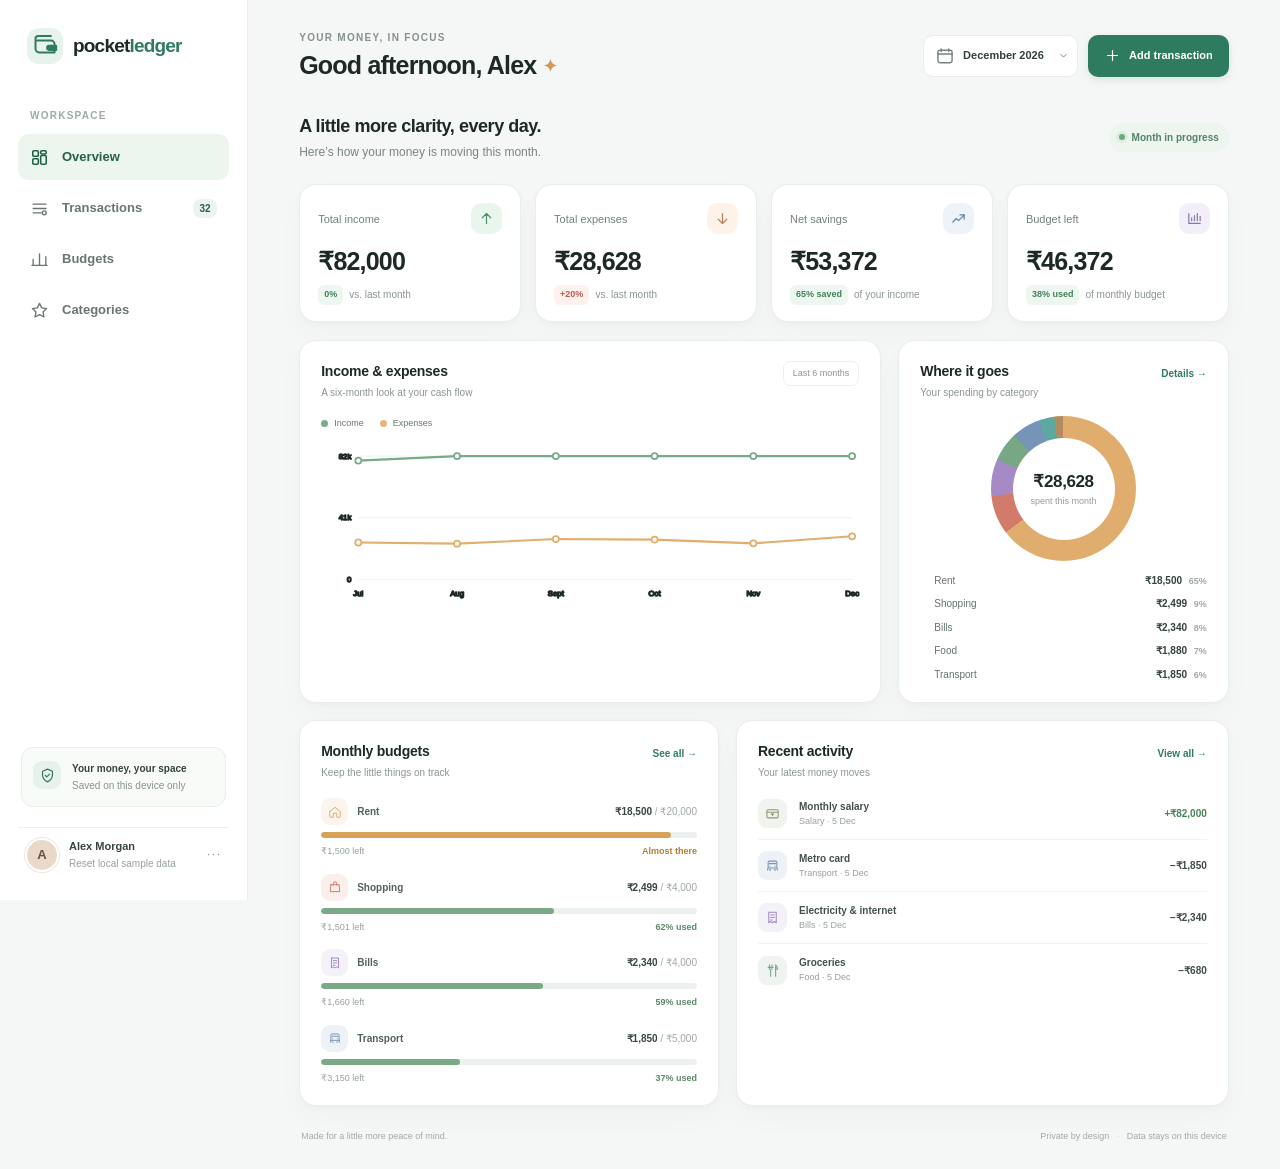
<file: index.html>
<!doctype html>
<html lang="en">
  <head>
    <meta charset="utf-8">
    <meta name="viewport" content="width=device-width, initial-scale=1">
    <meta name="theme-color" content="#f5f7f6">
    <meta name="description" content="A calm, private space to keep track of your money.">
    <title>PocketLedger — Personal finance, made clear</title>
    <link rel="stylesheet" href="styles.css">
    <script src="app.js" defer></script>
  </head>
  <body>
    <div class="app-shell">
      <aside class="sidebar" aria-label="Main navigation">
        <a class="brand" href="#" aria-label="PocketLedger home" data-navigation="dashboard">
          <span class="brand-mark" aria-hidden="true">
            <svg viewBox="0 0 32 32" fill="none"><path d="M7 9.5h15a4 4 0 0 1 4 4v9H9a4 4 0 0 1-4-4v-11a3 3 0 0 1 3-3h14" stroke="currentColor" stroke-width="2.2" stroke-linecap="round" stroke-linejoin="round"/><path d="M20 15h8v5h-8a2.5 2.5 0 0 1 0-5Z" fill="currentColor"/><circle cx="21" cy="17.5" r=".8" fill="#fff"/></svg>
          </span>
          <span class="brand-name">pocket<span>ledger</span></span>
        </a>

        <p class="nav-caption">Workspace</p>
        <nav class="primary-nav">
          <button class="nav-link is-active" type="button" data-navigation="dashboard">
            <svg viewBox="0 0 24 24" aria-hidden="true"><rect x="3.5" y="3.5" width="7" height="7" rx="1.5"/><rect x="13.5" y="3.5" width="7" height="4" rx="1.5"/><rect x="13.5" y="9.5" width="7" height="11" rx="1.5"/><rect x="3.5" y="13.5" width="7" height="7" rx="1.5"/></svg>
            <span>Overview</span>
          </button>
          <button class="nav-link" type="button" data-navigation="transactions">
            <svg viewBox="0 0 24 24" aria-hidden="true"><path d="M4 6.5h16M4 12h16M4 17.5h10"/><circle cx="18" cy="17.5" r="2.5"/></svg>
            <span>Transactions</span>
            <span class="nav-count" id="transaction-nav-count">0</span>
          </button>
          <button class="nav-link" type="button" data-navigation="budgets">
            <svg viewBox="0 0 24 24" aria-hidden="true"><path d="M4 19.5V12m8 7.5V5m8 14.5v-11"/><path d="M2.5 19.5h19"/></svg>
            <span>Budgets</span>
          </button>
          <button class="nav-link" type="button" data-navigation="categories">
            <svg viewBox="0 0 24 24" aria-hidden="true"><path d="m12 3 2.8 5.7 6.2.9-4.5 4.4 1.1 6.2L12 17.3l-5.6 2.9 1.1-6.2L3 9.6l6.2-.9L12 3Z"/></svg>
            <span>Categories</span>
          </button>
        </nav>

        <div class="sidebar-bottom">
          <div class="privacy-card">
            <span class="privacy-icon" aria-hidden="true">
              <svg viewBox="0 0 24 24"><path d="M12 3 5 6v5c0 4.7 2.9 8.1 7 10 4.1-1.9 7-5.3 7-10V6l-7-3Z"/><path d="m9 12 2 2 4-4"/></svg>
            </span>
            <div><strong>Your money, your space</strong><span>Saved on this device only</span></div>
          </div>
          <button class="profile-button" type="button" id="reset-data" aria-label="Reset local sample data" title="Reset local sample data">
            <span class="avatar" aria-hidden="true">A</span>
            <span class="profile-copy"><strong>Alex Morgan</strong><span>Reset local sample data</span></span>
            <svg class="profile-more" viewBox="0 0 24 24" aria-hidden="true"><circle cx="5" cy="12" r="1"/><circle cx="12" cy="12" r="1"/><circle cx="19" cy="12" r="1"/></svg>
          </button>
        </div>
      </aside>

      <main class="main-content" id="main-content" tabindex="-1">
        <header class="topbar">
          <div class="mobile-brand">
            <span class="brand-mark" aria-hidden="true">
              <svg viewBox="0 0 32 32" fill="none"><path d="M7 9.5h15a4 4 0 0 1 4 4v9H9a4 4 0 0 1-4-4v-11a3 3 0 0 1 3-3h14" stroke="currentColor" stroke-width="2.2" stroke-linecap="round" stroke-linejoin="round"/><path d="M20 15h8v5h-8a2.5 2.5 0 0 1 0-5Z" fill="currentColor"/><circle cx="21" cy="17.5" r=".8" fill="#fff"/></svg>
            </span>
            <span class="brand-name">pocket<span>ledger</span></span>
          </div>
          <div class="page-heading">
            <p class="eyebrow" id="current-date-label">YOUR MONEY, IN FOCUS</p>
            <h1 id="page-title">Good afternoon, Alex <span aria-hidden="true">✦</span></h1>
          </div>
          <div class="topbar-actions">
            <label class="month-picker">
              <span class="sr-only">Choose a month</span>
              <svg viewBox="0 0 24 24" aria-hidden="true"><rect x="3.5" y="5" width="17" height="15" rx="2.5"/><path d="M7.5 3.5v3M16.5 3.5v3M3.5 9.5h17"/></svg>
              <select id="month-select" aria-label="Choose a month"></select>
              <svg class="select-chevron" viewBox="0 0 24 24" aria-hidden="true"><path d="m7 10 5 5 5-5"/></svg>
            </label>
            <button class="button button-primary add-transaction" type="button" data-open-transaction>
              <svg viewBox="0 0 24 24" aria-hidden="true"><path d="M12 5v14M5 12h14"/></svg>
              <span>Add transaction</span>
            </button>
          </div>
        </header>

        <section class="view is-visible" id="view-dashboard" aria-labelledby="page-title">
          <div class="welcome-row">
            <div>
              <h2>A little more clarity, every day.</h2>
              <p>Here’s how your money is moving this month.</p>
            </div>
            <div class="month-status"><span class="status-dot"></span><span id="month-status-label">Month in progress</span></div>
          </div>

          <div class="summary-grid" aria-label="Monthly financial summary">
            <article class="summary-card income-card">
              <div class="summary-card-top"><span class="summary-label">Total income</span><span class="metric-icon income-icon" aria-hidden="true"><svg viewBox="0 0 24 24"><path d="M12 19V5m-6 6 6-6 6 6"/></svg></span></div>
              <strong class="metric-value" id="income-total">₹0</strong>
              <div class="metric-foot"><span class="metric-pill positive" id="income-change">+0%</span><span>vs. last month</span></div>
            </article>
            <article class="summary-card expense-card">
              <div class="summary-card-top"><span class="summary-label">Total expenses</span><span class="metric-icon expense-icon" aria-hidden="true"><svg viewBox="0 0 24 24"><path d="M12 5v14m6-6-6 6-6-6"/></svg></span></div>
              <strong class="metric-value" id="expense-total">₹0</strong>
              <div class="metric-foot"><span class="metric-pill neutral" id="expense-change">+0%</span><span>vs. last month</span></div>
            </article>
            <article class="summary-card savings-card">
              <div class="summary-card-top"><span class="summary-label">Net savings</span><span class="metric-icon savings-icon" aria-hidden="true"><svg viewBox="0 0 24 24"><path d="M4 17 9 12l3 3 8-8"/><path d="M14 7h6v6"/></svg></span></div>
              <strong class="metric-value" id="savings-total">₹0</strong>
              <div class="metric-foot"><span class="metric-pill positive" id="savings-rate">0% saved</span><span>of your income</span></div>
            </article>
            <article class="summary-card budget-summary-card">
              <div class="summary-card-top"><span class="summary-label">Budget left</span><span class="metric-icon budget-icon" aria-hidden="true"><svg viewBox="0 0 24 24"><path d="M4 19V5m0 14h16"/><path d="M8 15v-4m4 4V8m4 7V5m4 10V9"/></svg></span></div>
              <strong class="metric-value" id="budget-left">₹0</strong>
              <div class="metric-foot"><span class="metric-pill positive" id="budget-usage">0% used</span><span>of monthly budget</span></div>
            </article>
          </div>

          <div class="analytics-grid">
            <article class="panel trend-panel">
              <div class="panel-heading">
                <div><h2>Income &amp; expenses</h2><p>A six-month look at your cash flow</p></div>
                <span class="chart-period">Last 6 months</span>
              </div>
              <div class="trend-legend"><span><i class="legend-dot income-legend"></i>Income</span><span><i class="legend-dot expense-legend"></i>Expenses</span></div>
              <div class="trend-chart-wrap" id="trend-chart" role="img" aria-label="Income and expenses over the last six months"></div>
              <div class="chart-accessible-data sr-only" id="trend-description"></div>
            </article>

            <article class="panel spending-panel">
              <div class="panel-heading">
                <div><h2>Where it goes</h2><p>Your spending by category</p></div>
                <button class="text-button" type="button" data-navigation="transactions">Details <span aria-hidden="true">→</span></button>
              </div>
              <div class="donut-area">
                <div class="donut-chart" id="category-donut" role="img" aria-label="Spending by category"></div>
                <div class="donut-center"><strong id="donut-total">₹0</strong><span>spent this month</span></div>
              </div>
              <ul class="category-legend" id="category-legend" aria-label="Spending category legend"></ul>
            </article>
          </div>

          <div class="lower-grid">
            <article class="panel budget-panel">
              <div class="panel-heading">
                <div><h2>Monthly budgets</h2><p>Keep the little things on track</p></div>
                <button class="text-button" type="button" data-navigation="budgets">See all <span aria-hidden="true">→</span></button>
              </div>
              <div class="budget-list" id="dashboard-budget-list"></div>
            </article>

            <article class="panel recent-panel">
              <div class="panel-heading">
                <div><h2>Recent activity</h2><p>Your latest money moves</p></div>
                <button class="text-button" type="button" data-navigation="transactions">View all <span aria-hidden="true">→</span></button>
              </div>
              <div class="recent-list" id="recent-transactions"></div>
            </article>
          </div>
        </section>

        <section class="view" id="view-transactions" aria-labelledby="transactions-title" hidden>
          <div class="section-intro">
            <div><p class="eyebrow">YOUR MONEY, YOUR WAY</p><h2 id="transactions-title">Transactions</h2><p>Every little move adds up. Keep them all in one place.</p></div>
            <div class="section-actions">
              <button class="button button-secondary" type="button" id="import-csv">
                <svg viewBox="0 0 24 24" aria-hidden="true"><path d="M12 15V4m-4 4 4-4 4 4M5 14v5a1 1 0 0 0 1 1h12a1 1 0 0 0 1-1v-5"/></svg>Import CSV
              </button>
              <button class="button button-secondary" type="button" id="export-csv">
                <svg viewBox="0 0 24 24" aria-hidden="true"><path d="M12 4v11m4-4-4 4-4-4M5 15v4a1 1 0 0 0 1 1h12a1 1 0 0 0 1-1v-4"/></svg>Export CSV
              </button>
              <input id="csv-file" type="file" accept=".csv,text/csv" hidden>
            </div>
          </div>
          <article class="panel transactions-panel">
            <div class="transactions-toolbar">
              <label class="search-field">
                <svg viewBox="0 0 24 24" aria-hidden="true"><circle cx="10.8" cy="10.8" r="6.8"/><path d="m16 16 4.5 4.5"/></svg>
                <span class="sr-only">Search transactions</span>
                <input id="transaction-search" type="search" placeholder="Search transactions..." autocomplete="off">
              </label>
              <label class="filter-select"><span class="sr-only">Filter by type</span><select id="type-filter"><option value="all">All types</option><option value="expense">Expenses</option><option value="income">Income</option></select></label>
              <label class="filter-select"><span class="sr-only">Filter by category</span><select id="category-filter"><option value="all">All categories</option></select></label>
              <label class="filter-select date-filter"><span class="sr-only">Filter by month</span><select id="transaction-month-filter"><option value="all">All months</option></select></label>
            </div>
            <div class="table-wrap">
              <table class="transactions-table">
                <thead><tr><th scope="col">Transaction</th><th scope="col">Category</th><th scope="col">Date</th><th scope="col">Type</th><th scope="col" class="amount-heading">Amount</th><th scope="col"><span class="sr-only">Actions</span></th></tr></thead>
                <tbody id="transaction-rows"></tbody>
              </table>
              <div class="empty-state" id="transaction-empty" hidden>
                <span class="empty-icon" aria-hidden="true"><svg viewBox="0 0 24 24"><path d="M4 6.5h16M4 12h16M4 17.5h10"/></svg></span>
                <strong>No transactions found</strong><span>Try a different search or add your first transaction.</span>
                <button class="button button-primary" type="button" data-open-transaction>Add transaction</button>
              </div>
            </div>
            <div class="table-footer"><span id="transaction-count">Showing 0 transactions</span><span>Sorted by date, newest first</span></div>
          </article>
        </section>

        <section class="view" id="view-budgets" aria-labelledby="budgets-title" hidden>
          <div class="section-intro">
            <div><p class="eyebrow">GIVE EVERY RUPEE A PLAN</p><h2 id="budgets-title">Budgets</h2><p>Set a gentle limit for the things you spend on.</p></div>
            <button class="button button-primary" type="button" id="add-budget">
              <svg viewBox="0 0 24 24" aria-hidden="true"><path d="M12 5v14M5 12h14"/></svg>Add a budget
            </button>
          </div>
          <div class="budget-overview panel">
            <span class="budget-overview-icon" aria-hidden="true"><svg viewBox="0 0 24 24"><path d="M4 19V5m0 14h16"/><path d="M8 15v-4m4 4V8m4 7V5m4 10V9"/></svg></span>
            <div><span class="summary-label">Total monthly spending limit</span><strong id="overall-budget-total">₹0</strong></div>
            <div class="overview-divider"></div>
            <div><span class="summary-label">Spent so far</span><strong id="overall-budget-spent">₹0</strong></div>
            <div class="budget-overview-meter"><div class="progress-track"><span id="overall-budget-progress"></span></div><span id="overall-budget-caption">0% of your plan</span></div>
          </div>
          <div class="budget-card-grid" id="budget-card-grid"></div>
        </section>

        <section class="view" id="view-categories" aria-labelledby="categories-title" hidden>
          <div class="section-intro">
            <div><p class="eyebrow">MAKE IT YOURS</p><h2 id="categories-title">Categories</h2><p>Organize your money around the things that matter to you.</p></div>
          </div>
          <div class="category-settings-grid">
            <article class="panel categories-panel">
              <div class="panel-heading"><div><h2>Your categories</h2><p>Add or archive categories as life changes.</p></div></div>
              <form class="add-category-form" id="add-category-form">
                <label class="category-input-label" for="new-category-name">New category</label>
                <div class="category-form-controls"><input id="new-category-name" name="name" maxlength="24" placeholder="e.g. Pet care" required><select id="new-category-type" aria-label="Category type"><option value="expense">Expense</option><option value="income">Income</option></select><button class="button button-primary" type="submit">Add</button></div>
              </form>
              <div class="category-management-list" id="category-management-list"></div>
            </article>
            <aside class="panel category-note-panel">
              <span class="note-icon" aria-hidden="true"><svg viewBox="0 0 24 24"><path d="M12 3a9 9 0 1 0 9 9"/><path d="M12 7v5l3 2m4-10v4m-2-2h4"/></svg></span>
              <h3>Small steps count</h3>
              <p>A good category system should feel natural to you. Start simple — you can always adjust it later.</p>
            </aside>
          </div>
        </section>

        <footer class="app-footer"><span>Made for a little more peace of mind.</span><span>Private by design <i aria-hidden="true">·</i> Data stays on this device</span></footer>
      </main>
    </div>

    <dialog class="transaction-dialog" id="transaction-dialog" aria-labelledby="transaction-dialog-title">
      <form class="transaction-form" id="transaction-form" novalidate>
        <div class="dialog-heading">
          <div><p class="eyebrow">A LITTLE LESS PAPERWORK</p><h2 id="transaction-dialog-title">Add a transaction</h2><p>Just the details you need to remember.</p></div>
          <button class="icon-button dialog-close" type="button" id="close-transaction-dialog" aria-label="Close dialog"><svg viewBox="0 0 24 24" aria-hidden="true"><path d="m6 6 12 12M18 6 6 18"/></svg></button>
        </div>
        <div class="type-toggle" role="group" aria-label="Transaction type">
          <button type="button" class="type-option is-selected" data-transaction-type="expense" aria-pressed="true"><svg viewBox="0 0 24 24" aria-hidden="true"><path d="M12 5v14m6-6-6 6-6-6"/></svg>Expense</button>
          <button type="button" class="type-option" data-transaction-type="income" aria-pressed="false"><svg viewBox="0 0 24 24" aria-hidden="true"><path d="M12 19V5m-6 6 6-6 6 6"/></svg>Income</button>
        </div>
        <input type="hidden" id="transaction-id">
        <input type="hidden" id="transaction-type" value="expense">
        <div class="form-grid">
          <div class="form-field amount-field">
            <label for="transaction-amount">Amount <span class="required-mark">*</span></label>
            <div class="amount-input-wrap"><span aria-hidden="true">₹</span><input id="transaction-amount" name="amount" type="number" inputmode="decimal" min="0.01" max="99999999" step="0.01" placeholder="0.00" required aria-describedby="amount-error"></div>
            <span class="field-error" id="amount-error"></span>
          </div>
          <div class="form-field">
            <label for="transaction-date">Date <span class="required-mark">*</span></label>
            <input id="transaction-date" name="date" type="date" required aria-describedby="date-error">
            <span class="field-error" id="date-error"></span>
          </div>
          <div class="form-field full-field">
            <label for="transaction-category">Category <span class="required-mark">*</span></label>
            <select id="transaction-category" name="category" required></select>
          </div>
          <div class="form-field full-field">
            <label for="transaction-note">Note <span class="optional-label">Optional</span></label>
            <input id="transaction-note" name="note" type="text" maxlength="80" placeholder="What was this for?">
          </div>
        </div>
        <div class="recurring-control">
          <label class="checkbox-row"><input id="transaction-recurring" name="recurring" type="checkbox"><span class="custom-checkbox" aria-hidden="true"><svg viewBox="0 0 16 16"><path d="m3 8 3.2 3.2L13 4.5"/></svg></span><span><strong>Make it recurring</strong><small>Keep track of regular money moves</small></span></label>
          <select id="recurring-frequency" aria-label="Recurring frequency" hidden><option value="monthly">Monthly</option><option value="weekly">Weekly</option></select>
        </div>
        <div class="form-error-summary" id="form-error-summary" role="alert" hidden></div>
        <div class="dialog-actions"><button class="button button-secondary" type="button" id="cancel-transaction">Cancel</button><button class="button button-primary" type="submit" id="save-transaction">Save transaction</button></div>
      </form>
    </dialog>

    <div class="toast-region" id="toast-region" role="status" aria-live="polite" aria-atomic="true"></div>
  </body>
</html>
</file>
<file: styles.css>
:root {
  color-scheme: light;
  --ink: #1d2925;
  --ink-soft: #47564f;
  --muted: #78857f;
  --subtle: #9aa59f;
  --canvas: #f5f7f6;
  --surface: #fff;
  --surface-soft: #f8faf9;
  --line: #e8eeea;
  --line-strong: #dce5df;
  --green: #2f7b60;
  --green-dark: #226248;
  --green-soft: #e9f4ed;
  --blue: #577eaa;
  --blue-soft: #edf3fa;
  --amber: #bf7b2c;
  --amber-soft: #fff4e5;
  --red: #bd5a50;
  --red-soft: #fff0ed;
  --purple: #8971b4;
  --shadow-card: 0 2px 6px rgba(37, 61, 48, .025), 0 12px 30px rgba(37, 61, 48, .025);
  --radius-card: 17px;
  --font-body: "Segoe UI", -apple-system, BlinkMacSystemFont, Arial, sans-serif;
  --font-display: "Segoe UI Variable", "Segoe UI", -apple-system, BlinkMacSystemFont, Arial, sans-serif;
}

* { box-sizing: border-box; }

body {
  margin: 0;
  background: var(--canvas);
  color: var(--ink);
  font-family: var(--font-body);
  font-size: 15px;
  line-height: 1.5;
  -webkit-font-smoothing: antialiased;
}

button, input, select { font: inherit; }
button, select { cursor: pointer; }
button { color: inherit; }
svg { width: 20px; height: 20px; fill: none; stroke: currentColor; stroke-width: 1.7; stroke-linecap: round; stroke-linejoin: round; }

:focus-visible { outline: 3px solid rgba(47, 123, 96, .55); outline-offset: 3px; }
.sr-only { position: absolute; width: 1px; height: 1px; padding: 0; margin: -1px; overflow: hidden; clip: rect(0, 0, 0, 0); white-space: nowrap; border: 0; }

.app-shell { min-height: 100vh; }
.sidebar {
  position: fixed;
  z-index: 3;
  inset: 0 auto 0 0;
  display: flex;
  width: 248px;
  flex-direction: column;
  padding: 28px 18px 19px;
  background: #fff;
  border-right: 1px solid #e9efeb;
}
.brand, .mobile-brand { display: flex; align-items: center; gap: 10px; text-decoration: none; color: var(--ink); }
.brand { padding: 0 9px; }
.brand-mark { display: inline-grid; flex: 0 0 36px; width: 36px; height: 36px; place-items: center; color: var(--green); background: #e8f3ec; border-radius: 12px; }
.brand-mark svg { width: 29px; height: 29px; }
.brand-name { font-family: var(--font-display); font-size: 19px; font-weight: 800; letter-spacing: -.8px; }
.brand-name span { color: var(--green); font-weight: 600; }
.nav-caption { margin: 44px 12px 11px; color: #a0aaa4; font-size: 10px; font-weight: 700; letter-spacing: 1.25px; text-transform: uppercase; }
.primary-nav { display: grid; gap: 5px; }
.nav-link {
  display: flex;
  min-height: 46px;
  align-items: center;
  gap: 13px;
  padding: 0 12px;
  border: 0;
  border-radius: 11px;
  background: transparent;
  color: #69766f;
  text-align: left;
  font-size: 13px;
  font-weight: 600;
  transition: background .18s ease, color .18s ease;
}
.nav-link svg { width: 19px; height: 19px; }
.nav-link:hover { background: #f4f8f5; color: var(--ink); }
.nav-link.is-active { color: var(--green-dark); background: #edf5ef; }
.nav-link.is-active svg { stroke-width: 2; }
.nav-count { margin-left: auto; min-width: 24px; padding: 2px 6px; border-radius: 8px; background: rgba(47, 123, 96, .09); color: var(--green-dark); text-align: center; font-size: 10px; font-weight: 700; }
.sidebar-bottom { margin-top: auto; }
.privacy-card { display: flex; align-items: flex-start; gap: 11px; margin: 0 3px 20px; padding: 13px 11px; border: 1px solid #e8efe9; border-radius: 12px; background: #f9fbf9; }
.privacy-icon { display: grid; flex: 0 0 28px; width: 28px; height: 28px; place-items: center; border-radius: 9px; background: #e7f2eb; color: var(--green); }
.privacy-icon svg { width: 17px; height: 17px; }
.privacy-card div, .profile-copy { display: grid; gap: 2px; min-width: 0; }
.privacy-card strong { color: #34443c; font-size: 10px; font-weight: 700; }
.privacy-card span:not(.privacy-icon) { color: #87948c; font-size: 10px; }
.profile-button { display: flex; width: 100%; min-height: 54px; align-items: center; gap: 10px; padding: 8px 7px; border: 0; border-top: 1px solid #edf1ee; background: transparent; text-align: left; }
.avatar { display: grid; width: 34px; height: 34px; flex: 0 0 34px; place-items: center; border: 2px solid #fff; border-radius: 50%; background: #ead9c8; color: #67513f; font-family: var(--font-display); font-size: 13px; font-weight: 800; box-shadow: 0 0 0 1px #e6e9e5; }
.profile-copy strong { color: #37433d; font-size: 11px; font-weight: 700; }
.profile-copy span { color: #97a19b; font-size: 10px; }
.profile-more { width: 17px; height: 17px; margin-left: auto; color: #87948c; fill: currentColor; stroke: none; }
.mobile-brand { display: none; }

.main-content { max-width: 1680px; min-height: 100vh; margin-left: 248px; padding: 30px clamp(25px, 4vw, 58px) 25px; }
.topbar { display: flex; min-height: 51px; align-items: center; justify-content: space-between; gap: 20px; margin-bottom: 32px; }
.page-heading { min-width: 0; }
.eyebrow { margin: 0 0 5px; color: #84928a; font-size: 10px; font-weight: 700; letter-spacing: 1.3px; }
.page-heading h1 { margin: 0; font-family: var(--font-display); font-size: clamp(20px, 2vw, 25px); font-weight: 700; letter-spacing: -.8px; line-height: 1.25; }
.page-heading h1 span { color: #d39a55; font-size: 17px; vertical-align: 2px; }
.topbar-actions { display: flex; align-items: center; gap: 10px; }
.month-picker { position: relative; display: flex; height: 42px; align-items: center; gap: 8px; padding: 0 11px; border: 1px solid var(--line); border-radius: 10px; background: var(--surface); color: #78847e; }
.month-picker > svg:first-child { width: 16px; height: 16px; }
.month-picker select { max-width: 139px; padding: 0 18px 0 0; appearance: none; border: 0; outline: 0; background: transparent; color: #34423a; font-size: 11px; font-weight: 600; }
.month-picker .select-chevron { position: absolute; right: 7px; width: 13px; height: 13px; pointer-events: none; }
.button { display: inline-flex; min-height: 42px; align-items: center; justify-content: center; gap: 8px; padding: 0 15px; border: 1px solid transparent; border-radius: 10px; font-size: 11px; font-weight: 700; transition: background .18s ease, border-color .18s ease, transform .18s ease, box-shadow .18s ease; }
.button svg { width: 17px; height: 17px; }
.button:active { transform: translateY(1px); }
.button-primary { background: var(--green); color: #fff; box-shadow: 0 3px 8px rgba(47, 123, 96, .14); }
.button-primary:hover { background: var(--green-dark); box-shadow: 0 5px 12px rgba(47, 123, 96, .18); }
.button-secondary { border-color: var(--line-strong); background: #fff; color: #526159; }
.button-secondary:hover { border-color: #b6c8bc; background: #f8fbf8; }

.view { display: none; animation: view-enter .22s ease-out; }
.view.is-visible { display: block; }
@keyframes view-enter { from { opacity: .7; transform: translateY(4px); } to { opacity: 1; transform: translateY(0); } }
.welcome-row { display: flex; align-items: center; justify-content: space-between; gap: 20px; margin: 0 0 23px; }
.welcome-row h2 { margin: 0 0 3px; font-family: var(--font-display); font-size: 18px; font-weight: 700; letter-spacing: -.45px; }
.welcome-row p { margin: 0; color: var(--muted); font-size: 12px; }
.month-status { display: flex; align-items: center; gap: 7px; padding: 7px 10px; border-radius: 20px; background: #edf5ef; color: #55816a; font-size: 10px; font-weight: 600; }
.status-dot { width: 6px; height: 6px; border-radius: 50%; background: #6baa7b; box-shadow: 0 0 0 3px #dceee0; }

.summary-grid { display: grid; grid-template-columns: repeat(4, minmax(0, 1fr)); gap: 14px; margin-bottom: 18px; }
.summary-card { min-width: 0; padding: 18px 18px 16px; border: 1px solid var(--line); border-radius: var(--radius-card); background: var(--surface); box-shadow: var(--shadow-card); }
.summary-card-top { display: flex; align-items: center; justify-content: space-between; gap: 9px; }
.summary-label { color: #748179; font-size: 11px; font-weight: 500; }
.metric-icon { display: grid; width: 31px; height: 31px; place-items: center; border-radius: 10px; }
.metric-icon svg { width: 17px; height: 17px; }
.income-icon { color: #4a9568; background: #eaf5ed; }
.expense-icon { color: #bd8054; background: #fff3e9; }
.savings-icon { color: #6484b0; background: #eef3fa; }
.budget-icon { color: #8a75ae; background: #f2effa; }
.metric-value { display: block; margin-top: 13px; font-family: var(--font-display); font-size: clamp(20px, 2vw, 25px); font-weight: 700; letter-spacing: -.8px; line-height: 1.15; white-space: nowrap; }
.metric-foot { display: flex; align-items: center; gap: 6px; margin-top: 9px; color: #8a968f; font-size: 10px; white-space: nowrap; }
.metric-pill { padding: 3px 6px; border-radius: 6px; font-size: 9px; font-weight: 700; }
.metric-pill.positive { color: #43815a; background: #eef7ef; }
.metric-pill.negative { color: #b95d51; background: #fff1ed; }
.metric-pill.neutral { color: #737e77; background: #f2f4f2; }

.analytics-grid { display: grid; grid-template-columns: minmax(0, 1.62fr) minmax(290px, .92fr); gap: 17px; margin-bottom: 17px; }
.panel { min-width: 0; border: 1px solid var(--line); border-radius: var(--radius-card); background: var(--surface); box-shadow: var(--shadow-card); }
.trend-panel, .spending-panel, .budget-panel, .recent-panel { padding: 20px 21px; }
.panel-heading { display: flex; align-items: flex-start; justify-content: space-between; gap: 12px; }
.panel-heading h2 { margin: 0; font-family: var(--font-display); font-size: 14px; font-weight: 700; letter-spacing: -.25px; }
.panel-heading p { margin: 3px 0 0; color: #8b9690; font-size: 10px; }
.chart-period { padding: 5px 9px; border: 1px solid #edf1ee; border-radius: 7px; color: #89958e; font-size: 9px; white-space: nowrap; }
.trend-legend { display: flex; gap: 16px; margin: 17px 0 0; color: #69776f; font-size: 9px; }
.trend-legend span { display: inline-flex; align-items: center; gap: 6px; }
.legend-dot { display: inline-block; width: 7px; height: 7px; border-radius: 50%; }
.income-legend { background: #78ae89; }
.expense-legend { background: #e6b778; }
.trend-chart-wrap { min-height: 177px; margin-top: 4px; }
.trend-chart-wrap svg { display: block; width: 100%; height: 177px; overflow: visible; }
.chart-grid-line { stroke: #edf1ee; stroke-width: 1; }
.chart-label { fill: #99a39e; font-family: var(--font-body); font-size: 9px; }
.chart-line-income { fill: none; stroke: #77aa86; stroke-width: 2.4; stroke-linecap: round; stroke-linejoin: round; }
.chart-line-expense { fill: none; stroke: #e1ae6d; stroke-width: 2.4; stroke-linecap: round; stroke-linejoin: round; }
.chart-point-income { fill: #fff; stroke: #77aa86; stroke-width: 2; }
.chart-point-expense { fill: #fff; stroke: #e1ae6d; stroke-width: 2; }

.spending-panel { display: flex; flex-direction: column; }
.text-button { padding: 5px 0 5px 7px; border: 0; background: transparent; color: var(--green); font-size: 10px; font-weight: 700; white-space: nowrap; }
.text-button:hover { color: var(--green-dark); }
.donut-area { position: relative; display: grid; min-height: 164px; place-items: center; margin: 7px 0 2px; }
.donut-chart { width: 145px; height: 145px; border-radius: 50%; background: conic-gradient(#dbe8df 0 100%); }
.donut-chart::after { display: block; width: 102px; height: 102px; margin: 21.5px; border-radius: 50%; background: #fff; content: ""; }
.donut-center { position: absolute; display: grid; gap: 1px; place-items: center; pointer-events: none; }
.donut-center strong { font-family: var(--font-display); font-size: 17px; font-weight: 700; letter-spacing: -.4px; }
.donut-center span { color: #929d96; font-size: 9px; }
.category-legend { display: grid; gap: 8px; margin: 0; padding: 0; list-style: none; }
.category-legend li { display: flex; align-items: center; gap: 7px; color: #66736b; font-size: 10px; }
.category-legend li .legend-dot { width: 7px; height: 7px; flex: 0 0 7px; }
.category-legend li strong { margin-left: auto; color: #35423b; font-size: 10px; font-weight: 600; }
.category-legend .category-percent { margin-left: 4px; color: #a0aaa4; font-size: 9px; }
.legend-empty { color: #87948c; font-size: 10px; }

.lower-grid { display: grid; grid-template-columns: minmax(0, .92fr) minmax(0, 1.08fr); gap: 17px; }
.budget-list { display: grid; gap: 15px; margin-top: 18px; }
.budget-row { display: grid; gap: 7px; }
.budget-row-top { display: flex; align-items: center; gap: 9px; }
.category-symbol { display: grid; width: 27px; height: 27px; flex: 0 0 27px; place-items: center; border-radius: 9px; background: var(--category-soft, #edf4ef); color: var(--category-color, #56836a); }
.category-symbol svg { width: 14px; height: 14px; }
.budget-row-name { flex: 1; color: #536159; font-size: 10px; font-weight: 600; }
.budget-row-amount { color: #3a4740; font-size: 10px; font-weight: 700; }
.progress-track { overflow: hidden; height: 6px; border-radius: 10px; background: #edf1ee; }
.progress-track span { display: block; width: 0; height: 100%; border-radius: inherit; background: #79a987; transition: width .3s ease; }
.progress-track span.is-warning { background: #d7a257; }
.progress-track span.is-over { background: #ce7869; }
.budget-row-footer { display: flex; justify-content: space-between; gap: 8px; color: #97a19b; font-size: 9px; }
.budget-row-footer .budget-state { color: #5c8868; font-weight: 600; }
.budget-row-footer .budget-state.warning { color: #b37b32; }
.budget-row-footer .budget-state.over { color: #b95c52; }
.recent-list { display: grid; margin-top: 8px; }
.recent-item { display: grid; grid-template-columns: 32px minmax(0, 1fr) auto; align-items: center; gap: 9px; min-height: 52px; border-bottom: 1px solid #f0f3f1; }
.recent-item:last-child { border-bottom: 0; }
.recent-icon { display: grid; width: 29px; height: 29px; place-items: center; border-radius: 9px; background: var(--category-soft, #edf4ef); color: var(--category-color, #56836a); }
.recent-icon svg { width: 15px; height: 15px; }
.recent-description { display: grid; gap: 1px; min-width: 0; }
.recent-description strong { overflow: hidden; color: #435149; font-size: 10px; font-weight: 600; text-overflow: ellipsis; white-space: nowrap; }
.recent-description span { color: #96a19a; font-size: 9px; }
.recent-amount { color: #404e46; font-size: 10px; font-weight: 700; white-space: nowrap; }
.recent-amount.income { color: #48835b; }
.empty-inline { padding: 17px 0; color: #8a968f; font-size: 10px; text-align: center; }

.section-intro { display: flex; align-items: flex-end; justify-content: space-between; gap: 18px; margin: 0 0 22px; }
.section-intro h2 { margin: 0; font-family: var(--font-display); font-size: 24px; font-weight: 700; letter-spacing: -.75px; }
.section-intro > div > p:last-child { margin: 5px 0 0; color: #78857f; font-size: 12px; }
.section-actions { display: flex; gap: 8px; }
.transactions-panel { overflow: hidden; }
.transactions-toolbar { display: flex; align-items: center; gap: 9px; padding: 15px 17px; border-bottom: 1px solid #edf1ee; }
.search-field { display: flex; min-width: 180px; height: 38px; flex: 1; align-items: center; gap: 8px; padding: 0 10px; border: 1px solid var(--line); border-radius: 8px; color: #8c9891; }
.search-field svg { width: 16px; height: 16px; }
.search-field input { width: 100%; min-width: 0; padding: 0; border: 0; outline: 0; background: transparent; color: #33423a; font-size: 10px; }
.search-field input::placeholder { color: #a1aaa5; }
.search-field:focus-within { border-color: #78a38a; box-shadow: 0 0 0 3px rgba(47, 123, 96, .09); }
.filter-select { position: relative; }
.filter-select select { min-width: 96px; height: 38px; padding: 0 25px 0 10px; appearance: none; border: 1px solid var(--line); border-radius: 8px; outline: 0; background: #fff; color: #65726a; font-size: 10px; }
.filter-select::after { position: absolute; top: 13px; right: 9px; width: 7px; height: 7px; transform: rotate(45deg); border-right: 1.5px solid #89958e; border-bottom: 1.5px solid #89958e; content: ""; pointer-events: none; }
.table-wrap { min-height: 260px; overflow-x: auto; }
.transactions-table { width: 100%; border-collapse: collapse; text-align: left; }
.transactions-table th { height: 41px; padding: 0 15px; background: #fbfcfb; color: #98a29c; font-size: 9px; font-weight: 600; white-space: nowrap; }
.transactions-table th:first-child, .transactions-table td:first-child { padding-left: 19px; }
.transactions-table td { height: 57px; padding: 7px 15px; border-top: 1px solid #f0f3f1; color: #58665e; font-size: 10px; white-space: nowrap; }
.transactions-table .amount-heading { text-align: right; }
.transaction-cell { display: flex; align-items: center; gap: 9px; }
.transaction-cell-copy { display: grid; gap: 1px; max-width: 210px; }
.transaction-cell-copy strong { overflow: hidden; color: #3d4b43; font-size: 10px; font-weight: 600; text-overflow: ellipsis; }
.transaction-cell-copy span { color: #9aa49e; font-size: 9px; }
.category-tag { display: inline-flex; align-items: center; gap: 6px; padding: 4px 7px; border-radius: 7px; background: var(--category-soft, #f1f5f2); color: var(--category-color, #617b6a); font-size: 9px; font-weight: 600; }
.category-tag .legend-dot { width: 6px; height: 6px; }
.type-tag { display: inline-flex; align-items: center; gap: 5px; color: #6d7a72; font-size: 9px; }
.type-tag::before { width: 6px; height: 6px; border-radius: 50%; background: #d3a366; content: ""; }
.type-tag.income::before { background: #76a783; }
.transaction-amount { color: #35433b !important; font-weight: 700; text-align: right; }
.transaction-amount.income { color: #45835a !important; }
.row-actions { display: flex; justify-content: flex-end; gap: 3px; }
.icon-button { display: inline-grid; width: 34px; height: 34px; flex: 0 0 34px; place-items: center; border: 0; border-radius: 9px; background: transparent; color: #78867d; }
.icon-button:hover { background: #f1f5f2; color: var(--green-dark); }
.icon-button svg { width: 16px; height: 16px; }
.icon-button.danger:hover { background: #fff0ed; color: #b85349; }
.empty-state { display: grid; justify-items: center; gap: 8px; padding: 51px 15px; color: #8b9790; text-align: center; }
.empty-icon { display: grid; width: 43px; height: 43px; place-items: center; border-radius: 14px; background: #eff5f0; color: #689175; }
.empty-state > strong { color: #44534a; font-size: 13px; }
.empty-state > span:not(.empty-icon) { font-size: 10px; }
.empty-state .button { margin-top: 6px; }
.table-footer { display: flex; justify-content: space-between; gap: 12px; padding: 12px 17px; border-top: 1px solid #edf1ee; color: #909b94; font-size: 9px; }

.budget-overview { display: flex; align-items: center; gap: 18px; margin-bottom: 17px; padding: 19px 22px; }
.budget-overview-icon { display: grid; width: 43px; height: 43px; flex: 0 0 43px; place-items: center; border-radius: 13px; background: #eef4fa; color: #6984a8; }
.budget-overview-icon svg { width: 22px; height: 22px; }
.budget-overview > div:not(.overview-divider):not(.budget-overview-meter) { display: grid; gap: 4px; }
.budget-overview > div > strong { font-family: var(--font-display); font-size: 20px; font-weight: 700; letter-spacing: -.5px; }
.overview-divider { width: 1px; height: 41px; background: var(--line); }
.budget-overview-meter { display: grid; flex: 1; gap: 6px; margin-left: auto; }
.budget-overview-meter > span { color: #8c9891; font-size: 9px; text-align: right; }
.budget-card-grid { display: grid; grid-template-columns: repeat(2, minmax(0, 1fr)); gap: 14px; }
.budget-detail-card { padding: 18px; }
.budget-detail-top { display: flex; align-items: center; gap: 10px; }
.budget-detail-top .category-symbol { width: 35px; height: 35px; flex-basis: 35px; border-radius: 11px; }
.budget-detail-top .category-symbol svg { width: 17px; height: 17px; }
.budget-detail-title { display: grid; flex: 1; gap: 1px; }
.budget-detail-title strong { color: #39483f; font-size: 12px; font-weight: 700; }
.budget-detail-title span { color: #95a098; font-size: 9px; }
.budget-detail-top .icon-button { width: 31px; height: 31px; flex-basis: 31px; }
.budget-detail-amounts { display: flex; align-items: baseline; justify-content: space-between; gap: 10px; margin: 20px 0 9px; }
.budget-detail-amounts strong { color: #39483f; font-family: var(--font-display); font-size: 17px; font-weight: 700; }
.budget-detail-amounts span { color: #8e9a92; font-size: 9px; }
.budget-detail-footer { display: flex; justify-content: space-between; gap: 8px; margin-top: 9px; color: #929d96; font-size: 9px; }
.budget-detail-footer strong { color: #5d8a67; font-weight: 600; }
.budget-detail-footer strong.warning { color: #b37b32; }
.budget-detail-footer strong.over { color: #b95c52; }
.budget-empty { grid-column: 1 / -1; padding: 48px; color: #87948c; text-align: center; }
.budget-empty strong { display: block; margin-bottom: 5px; color: #435149; }

.category-settings-grid { display: grid; grid-template-columns: minmax(0, 1fr) minmax(220px, .37fr); align-items: start; gap: 16px; }
.categories-panel { padding: 20px; }
.add-category-form { margin-top: 20px; padding: 14px; border: 1px solid #edf1ee; border-radius: 12px; background: #fbfcfb; }
.category-input-label { display: block; margin: 0 0 7px; color: #67756d; font-size: 10px; font-weight: 600; }
.category-form-controls { display: flex; gap: 7px; }
.category-form-controls input, .category-form-controls select { min-width: 0; height: 38px; padding: 0 10px; border: 1px solid var(--line-strong); border-radius: 8px; background: #fff; color: #46534b; font-size: 10px; }
.category-form-controls input { flex: 1; }
.category-form-controls select { width: 92px; }
.category-form-controls .button { min-height: 38px; padding: 0 13px; }
.category-management-list { display: grid; grid-template-columns: repeat(2, minmax(0, 1fr)); gap: 8px; margin-top: 17px; }
.category-management-item { display: flex; min-width: 0; align-items: center; gap: 9px; padding: 10px; border: 1px solid #edf1ee; border-radius: 10px; }
.category-management-item.is-archived { opacity: .55; }
.category-management-item .category-symbol { width: 30px; height: 30px; flex: 0 0 30px; }
.category-management-item .category-symbol svg { width: 15px; height: 15px; }
.category-management-copy { display: grid; min-width: 0; flex: 1; gap: 1px; }
.category-management-copy strong { overflow: hidden; color: #4b5951; font-size: 10px; font-weight: 600; text-overflow: ellipsis; white-space: nowrap; }
.category-management-copy span { color: #9aa49e; font-size: 8px; }
.category-management-item .icon-button { width: 29px; height: 29px; flex-basis: 29px; }
.category-management-item .icon-button svg { width: 14px; height: 14px; }
.category-note-panel { padding: 21px; }
.note-icon { display: grid; width: 37px; height: 37px; place-items: center; border-radius: 12px; background: #fff4e8; color: #c0884b; }
.note-icon svg { width: 19px; height: 19px; }
.category-note-panel h3 { margin: 15px 0 5px; font-family: var(--font-display); font-size: 13px; }
.category-note-panel p { margin: 0; color: #7f8c84; font-size: 10px; line-height: 1.7; }

.app-footer { display: flex; justify-content: space-between; gap: 12px; margin-top: 24px; padding: 0 2px; color: #a1aaa4; font-size: 9px; }
.app-footer i { padding: 0 5px; font-style: normal; color: #c7cec9; }

.transaction-dialog { width: min(500px, calc(100vw - 28px)); max-height: min(780px, calc(100vh - 28px)); overflow: auto; padding: 0; border: 1px solid #e6ece8; border-radius: 19px; background: #fff; color: var(--ink); box-shadow: 0 24px 80px rgba(29, 49, 37, .22); }
.transaction-dialog::backdrop { background: rgba(30, 43, 35, .39); backdrop-filter: blur(3px); }
.transaction-form { padding: 25px; }
.dialog-heading { display: flex; align-items: flex-start; justify-content: space-between; gap: 12px; }
.dialog-heading h2 { margin: 0; font-family: var(--font-display); font-size: 21px; font-weight: 700; letter-spacing: -.6px; }
.dialog-heading p:last-child { margin: 4px 0 0; color: #86928b; font-size: 10px; }
.dialog-close { margin: -7px -8px 0 0; }
.type-toggle { display: grid; grid-template-columns: 1fr 1fr; gap: 5px; margin: 21px 0; padding: 4px; border-radius: 10px; background: #f3f6f4; }
.type-option { display: flex; min-height: 38px; align-items: center; justify-content: center; gap: 7px; border: 0; border-radius: 8px; background: transparent; color: #7a8780; font-size: 10px; font-weight: 600; }
.type-option svg { width: 15px; height: 15px; }
.type-option.is-selected { background: #fff; color: var(--green-dark); box-shadow: 0 1px 5px rgba(35, 54, 43, .08); }
.form-grid { display: grid; grid-template-columns: 1fr 1fr; gap: 14px 12px; }
.form-field { display: grid; align-content: start; gap: 6px; }
.form-field label { color: #59675f; font-size: 10px; font-weight: 600; }
.required-mark { color: #bc6355; }
.optional-label { margin-left: 4px; color: #a0aaa4; font-size: 9px; font-weight: 400; }
.form-field > input, .form-field > select, .amount-input-wrap { width: 100%; height: 42px; border: 1px solid #dfe7e2; border-radius: 8px; background: #fff; color: #425047; font-size: 11px; }
.form-field > input, .form-field > select { padding: 0 11px; }
.form-field > input::placeholder { color: #a6b0aa; }
.form-field select { appearance: auto; }
.amount-input-wrap { display: flex; align-items: center; gap: 7px; padding: 0 11px; color: #7c8981; }
.amount-input-wrap:focus-within { border-color: #78a38a; box-shadow: 0 0 0 3px rgba(47, 123, 96, .09); }
.amount-input-wrap > span { font-size: 12px; font-weight: 600; }
.amount-input-wrap input { width: 100%; min-width: 0; height: 100%; padding: 0; border: 0; outline: 0; background: transparent; color: #344239; font-size: 13px; font-weight: 600; }
.full-field { grid-column: 1 / -1; }
.field-error { min-height: 0; color: #b84f46; font-size: 9px; }
.field-error:empty { display: none; }
.form-field.has-error > input, .form-field.has-error > select, .has-error .amount-input-wrap { border-color: #c85c50; background: #fffaf9; }
.recurring-control { display: flex; align-items: center; justify-content: space-between; gap: 10px; margin-top: 17px; padding: 11px 12px; border: 1px solid #edf1ee; border-radius: 10px; background: #fbfcfb; }
.checkbox-row { display: flex; align-items: center; gap: 9px; cursor: pointer; }
.checkbox-row > input { position: absolute; width: 1px; height: 1px; opacity: 0; }
.custom-checkbox { display: grid; width: 17px; height: 17px; flex: 0 0 17px; place-items: center; border: 1px solid #ccd7cf; border-radius: 5px; background: #fff; color: transparent; }
.custom-checkbox svg { width: 12px; height: 12px; stroke-width: 2.5; }
.checkbox-row input:checked + .custom-checkbox { border-color: var(--green); background: var(--green); color: #fff; }
.checkbox-row input:focus-visible + .custom-checkbox { outline: 3px solid rgba(47, 123, 96, .45); outline-offset: 2px; }
.checkbox-row > span:last-child { display: grid; gap: 1px; }
.checkbox-row strong { color: #5a685f; font-size: 10px; font-weight: 600; }
.checkbox-row small { color: #9aa49e; font-size: 9px; }
.recurring-control > select { height: 34px; padding: 0 8px; border: 1px solid #e1e8e3; border-radius: 7px; background: #fff; color: #5c6a61; font-size: 9px; }
.form-error-summary { margin-top: 12px; color: #b84f46; font-size: 10px; }
.dialog-actions { display: flex; justify-content: flex-end; gap: 8px; margin-top: 21px; padding-top: 15px; border-top: 1px solid #edf1ee; }
.toast-region { position: fixed; z-index: 10; right: 22px; bottom: 20px; display: grid; gap: 8px; }
.toast { display: flex; max-width: min(390px, calc(100vw - 32px)); align-items: center; gap: 10px; padding: 11px 13px; border: 1px solid #dfe8e1; border-radius: 11px; background: #fff; color: #506056; box-shadow: 0 8px 28px rgba(34, 55, 42, .12); font-size: 10px; animation: toast-enter .18s ease-out; }
.toast svg { width: 16px; height: 16px; flex: 0 0 16px; color: #4f9867; }
.toast button { margin-left: auto; border: 0; background: transparent; color: var(--green); font-size: 10px; font-weight: 700; }
.toast.error svg { color: #bd5a50; }
@keyframes toast-enter { from { opacity: 0; transform: translateY(5px); } to { opacity: 1; transform: translateY(0); } }

@media (min-width: 1500px) {
  .main-content { margin-right: auto; }
}
@media (max-width: 1180px) {
  .main-content { padding-right: 27px; padding-left: 27px; }
  .summary-grid { grid-template-columns: repeat(2, minmax(0, 1fr)); }
  .analytics-grid { grid-template-columns: minmax(0, 1.35fr) minmax(275px, .9fr); }
  .metric-value { font-size: 23px; }
}
@media (max-width: 900px) {
  .sidebar { width: 208px; padding-right: 13px; padding-left: 13px; }
  .main-content { margin-left: 208px; padding: 25px 22px; }
  .analytics-grid { grid-template-columns: 1fr; }
  .spending-panel { display: grid; grid-template-columns: minmax(180px, .8fr) minmax(0, 1fr); align-items: center; column-gap: 17px; }
  .spending-panel .panel-heading { grid-column: 1 / -1; }
  .donut-area { grid-row: span 2; }
  .category-legend { align-self: center; }
  .lower-grid { grid-template-columns: 1fr; }
  .category-settings-grid { grid-template-columns: 1fr; }
  .category-note-panel { display: none; }
}
@media (max-width: 680px) {
  .sidebar { inset: auto 0 0; width: auto; height: 66px; padding: 5px 9px max(5px, env(safe-area-inset-bottom)); border-top: 1px solid #e6ece8; border-right: 0; background: rgba(255,255,255,.97); }
  .sidebar > .brand, .sidebar > .nav-caption, .sidebar-bottom { display: none; }
  .primary-nav { display: grid; grid-template-columns: repeat(4, 1fr); gap: 2px; width: 100%; }
  .nav-link { min-height: 54px; flex-direction: column; justify-content: center; gap: 3px; padding: 4px 2px; border-radius: 9px; font-size: 9px; }
  .nav-link svg { width: 18px; height: 18px; }
  .nav-count { display: none; }
  .main-content { min-height: 100vh; margin-left: 0; padding: 17px 16px calc(88px + env(safe-area-inset-bottom)); }
  .topbar { align-items: flex-start; flex-wrap: wrap; gap: 13px; margin-bottom: 22px; }
  .mobile-brand { display: flex; flex: 1 0 100%; }
  .mobile-brand .brand-mark { width: 29px; height: 29px; flex-basis: 29px; border-radius: 9px; }
  .mobile-brand .brand-mark svg { width: 24px; height: 24px; }
  .mobile-brand .brand-name { font-size: 16px; }
  .page-heading { flex: 1; }
  .page-heading h1 { font-size: 20px; }
  .page-heading .eyebrow { font-size: 8px; }
  .topbar-actions { flex: 0 0 auto; gap: 6px; }
  .month-picker { height: 38px; gap: 5px; padding: 0 7px; }
  .month-picker > svg:first-child { width: 14px; }
  .month-picker select { max-width: 95px; font-size: 9px; }
  .add-transaction { width: 39px; min-height: 38px; padding: 0; }
  .add-transaction span { display: none; }
  .add-transaction svg { width: 18px; height: 18px; }
  .welcome-row { align-items: flex-start; margin-bottom: 16px; }
  .welcome-row h2 { font-size: 15px; }
  .welcome-row p { max-width: 230px; font-size: 10px; }
  .month-status { margin-top: 2px; padding: 6px 8px; font-size: 8px; white-space: nowrap; }
  .summary-grid { gap: 9px; margin-bottom: 12px; }
  .summary-card { padding: 13px 12px; border-radius: 13px; }
  .summary-label { font-size: 9px; }
  .metric-icon { width: 26px; height: 26px; border-radius: 8px; }
  .metric-icon svg { width: 15px; height: 15px; }
  .metric-value { margin-top: 9px; font-size: clamp(18px, 5vw, 22px); }
  .metric-foot { flex-wrap: wrap; gap: 4px; margin-top: 6px; font-size: 8px; }
  .metric-pill { padding: 2px 4px; font-size: 8px; }
  .analytics-grid, .lower-grid { gap: 11px; margin-bottom: 11px; }
  .trend-panel, .spending-panel, .budget-panel, .recent-panel { padding: 16px; }
  .panel-heading h2 { font-size: 13px; }
  .chart-period { padding: 4px 6px; font-size: 8px; }
  .trend-chart-wrap, .trend-chart-wrap svg { height: 157px; min-height: 157px; }
  .spending-panel { grid-template-columns: 1fr; }
  .donut-area { grid-row: auto; min-height: 157px; }
  .category-legend { gap: 7px; }
  .section-intro { align-items: flex-start; flex-direction: column; gap: 14px; margin-bottom: 16px; }
  .section-intro h2 { font-size: 21px; }
  .section-intro > div > p:last-child { max-width: 310px; font-size: 10px; }
  .section-actions { width: 100%; }
  .section-actions .button { flex: 1; padding: 0 8px; font-size: 9px; }
  .transactions-toolbar { flex-wrap: wrap; gap: 7px; padding: 11px; }
  .search-field { min-width: 100%; flex-basis: 100%; }
  .filter-select { flex: 1; min-width: 0; }
  .filter-select select { width: 100%; min-width: 0; font-size: 9px; }
  .date-filter { display: none; }
  .transactions-table th { padding: 0 9px; font-size: 8px; }
  .transactions-table th:first-child, .transactions-table td:first-child { padding-left: 11px; }
  .transactions-table td { height: 55px; padding: 6px 9px; font-size: 9px; }
  .transactions-table th:nth-child(3), .transactions-table td:nth-child(3), .transactions-table th:nth-child(4), .transactions-table td:nth-child(4) { display: none; }
  .transaction-cell { gap: 6px; }
  .transaction-cell-copy { max-width: 130px; }
  .category-tag { padding: 4px 5px; font-size: 8px; }
  .category-tag .legend-dot { display: none; }
  .table-footer { padding: 10px 12px; font-size: 8px; }
  .budget-overview { flex-wrap: wrap; gap: 11px; padding: 15px; }
  .budget-overview-icon { width: 36px; height: 36px; flex-basis: 36px; }
  .budget-overview > div > strong { font-size: 16px; }
  .budget-overview .overview-divider { display: none; }
  .budget-overview-meter { flex-basis: 100%; }
  .budget-overview-meter > span { text-align: left; }
  .budget-card-grid { grid-template-columns: 1fr; gap: 10px; }
  .budget-detail-card { padding: 15px; }
  .category-management-list { grid-template-columns: 1fr; }
  .category-form-controls { flex-wrap: wrap; }
  .category-form-controls input { flex: 1 1 100%; }
  .category-form-controls select { flex: 1; }
  .app-footer { flex-direction: column; gap: 4px; font-size: 8px; }
  .transaction-form { padding: 20px; }
  .dialog-heading h2 { font-size: 18px; }
  .form-grid { gap: 11px 8px; }
  .form-field label { font-size: 9px; }
  .form-field > input, .form-field > select, .amount-input-wrap { height: 40px; }
  .toast-region { right: 12px; bottom: calc(76px + env(safe-area-inset-bottom)); left: 12px; }
  .toast { max-width: none; }
}
@media (max-width: 380px) {
  .main-content { padding-right: 12px; padding-left: 12px; }
  .topbar-actions { gap: 4px; }
  .month-picker select { max-width: 82px; }
  .month-status { gap: 5px; padding: 5px 6px; font-size: 7px; }
  .summary-card { padding: 11px 9px; }
  .metric-foot { font-size: 7px; }
  .metric-value { font-size: 18px; }
}
@media (prefers-reduced-motion: reduce) {
  *, *::before, *::after { scroll-behavior: auto !important; animation-duration: .01ms !important; animation-iteration-count: 1 !important; transition-duration: .01ms !important; }
}
</file>
